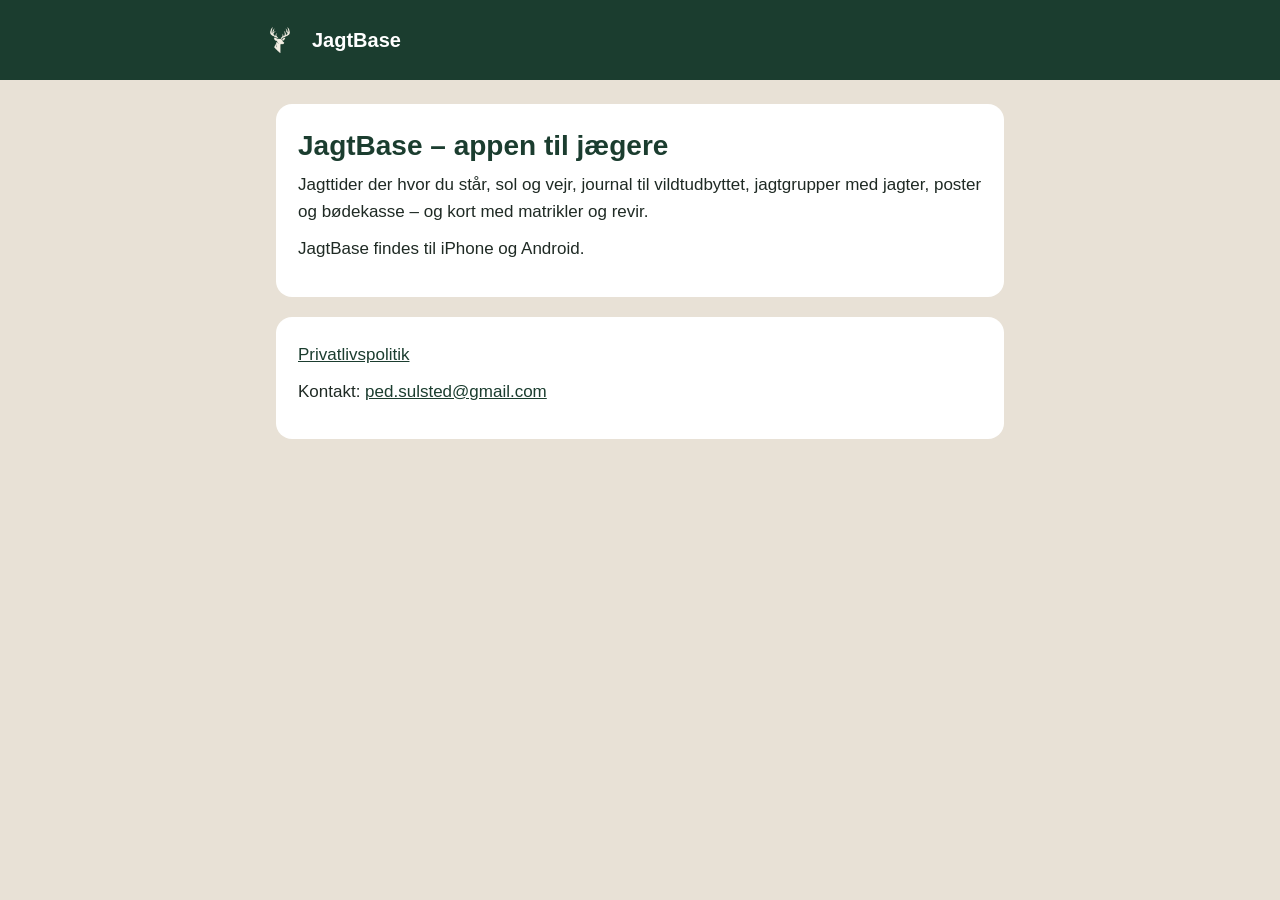
<file: index.html>
<!doctype html>
<html lang="da">
<head>
<meta charset="utf-8">
<meta name="viewport" content="width=device-width, initial-scale=1">
<title>JagtBase</title>
<link rel="icon" href="/favicon.png">
<link rel="stylesheet" href="/style.css">
</head>
<body>
<header><a href="/"><img src="/icon.png" alt="">JagtBase</a></header>
<main>
  <div class="card">
    <h1>JagtBase – appen til jægere</h1>
    <p>Jagttider der hvor du står, sol og vejr, journal til vildtudbyttet, jagtgrupper med jagter, poster og bødekasse – og kort med matrikler og revir.</p>
    <p>JagtBase findes til iPhone og Android.</p>
  </div>
  <div class="card">
    <p><a href="/privatliv/">Privatlivspolitik</a></p>
    <p>Kontakt: <a href="mailto:ped.sulsted@gmail.com">ped.sulsted@gmail.com</a></p>
  </div>
</main>
</body>
</html>
</file>
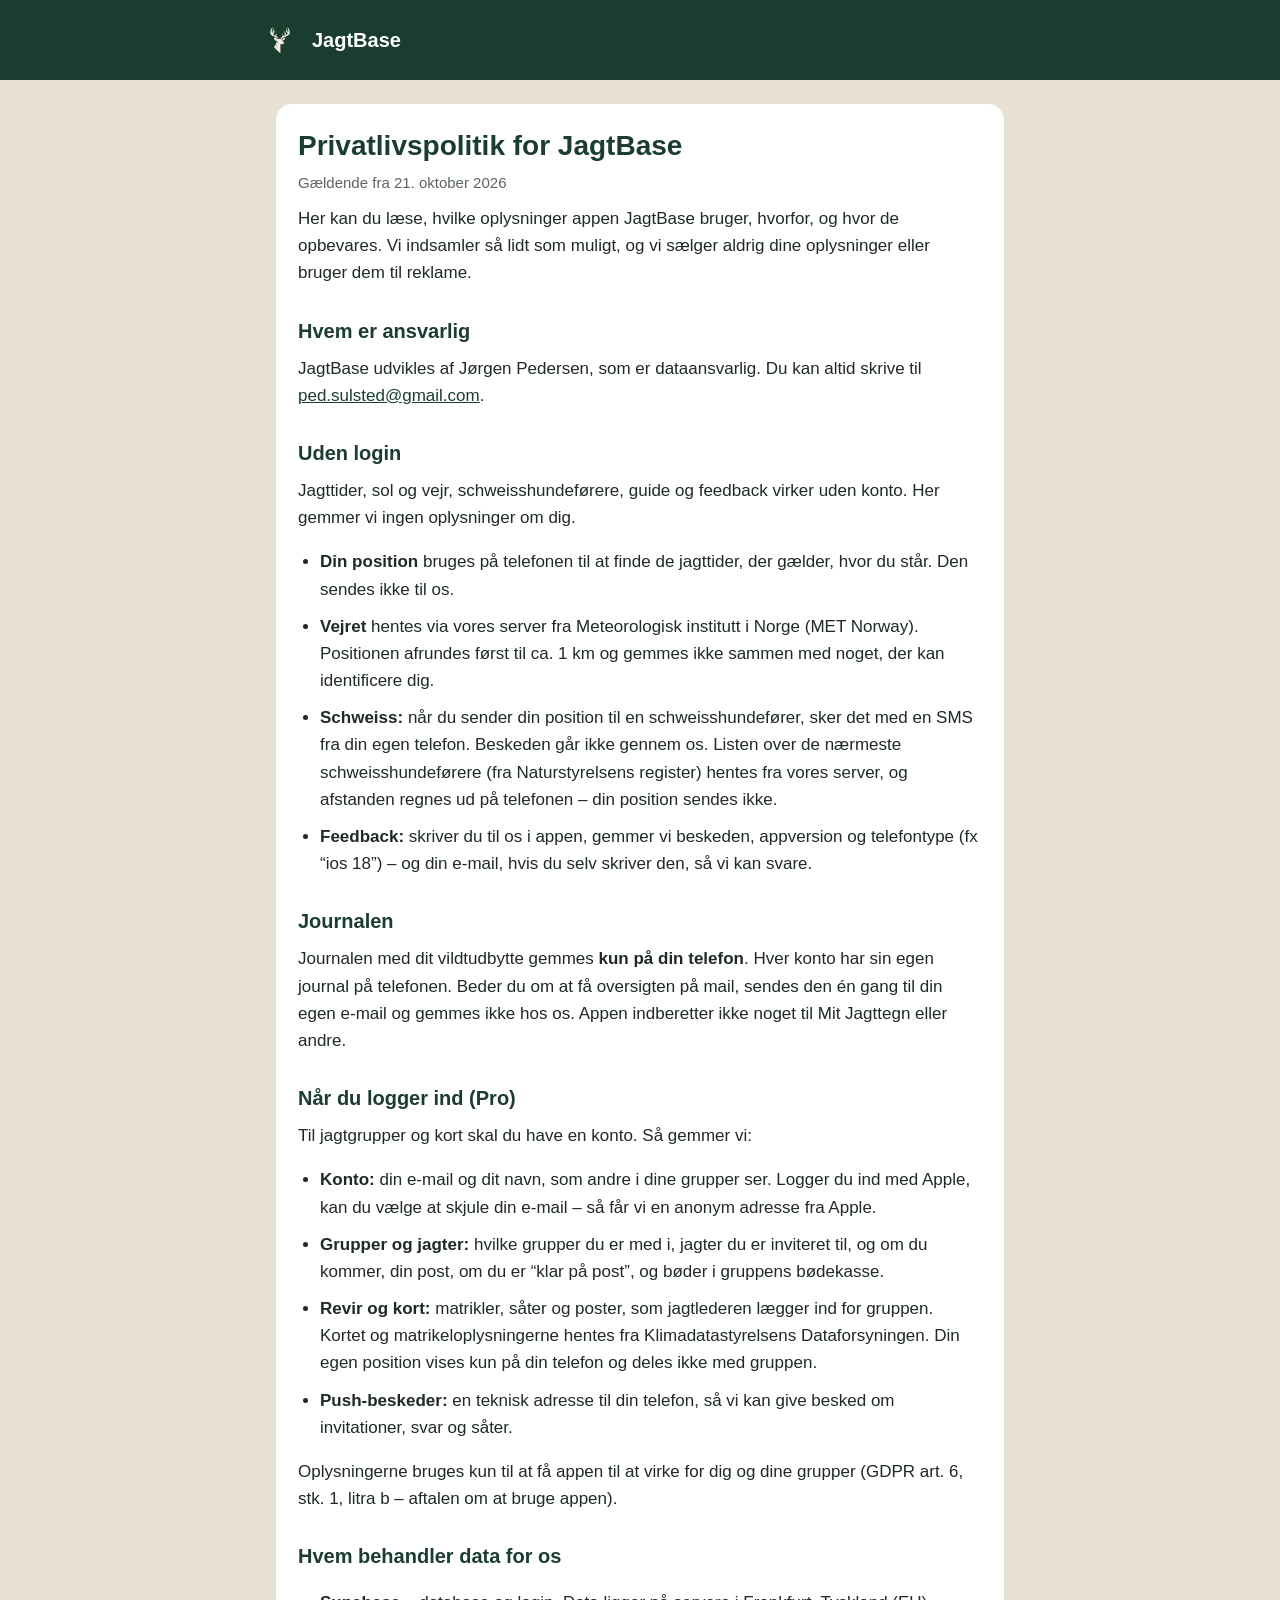
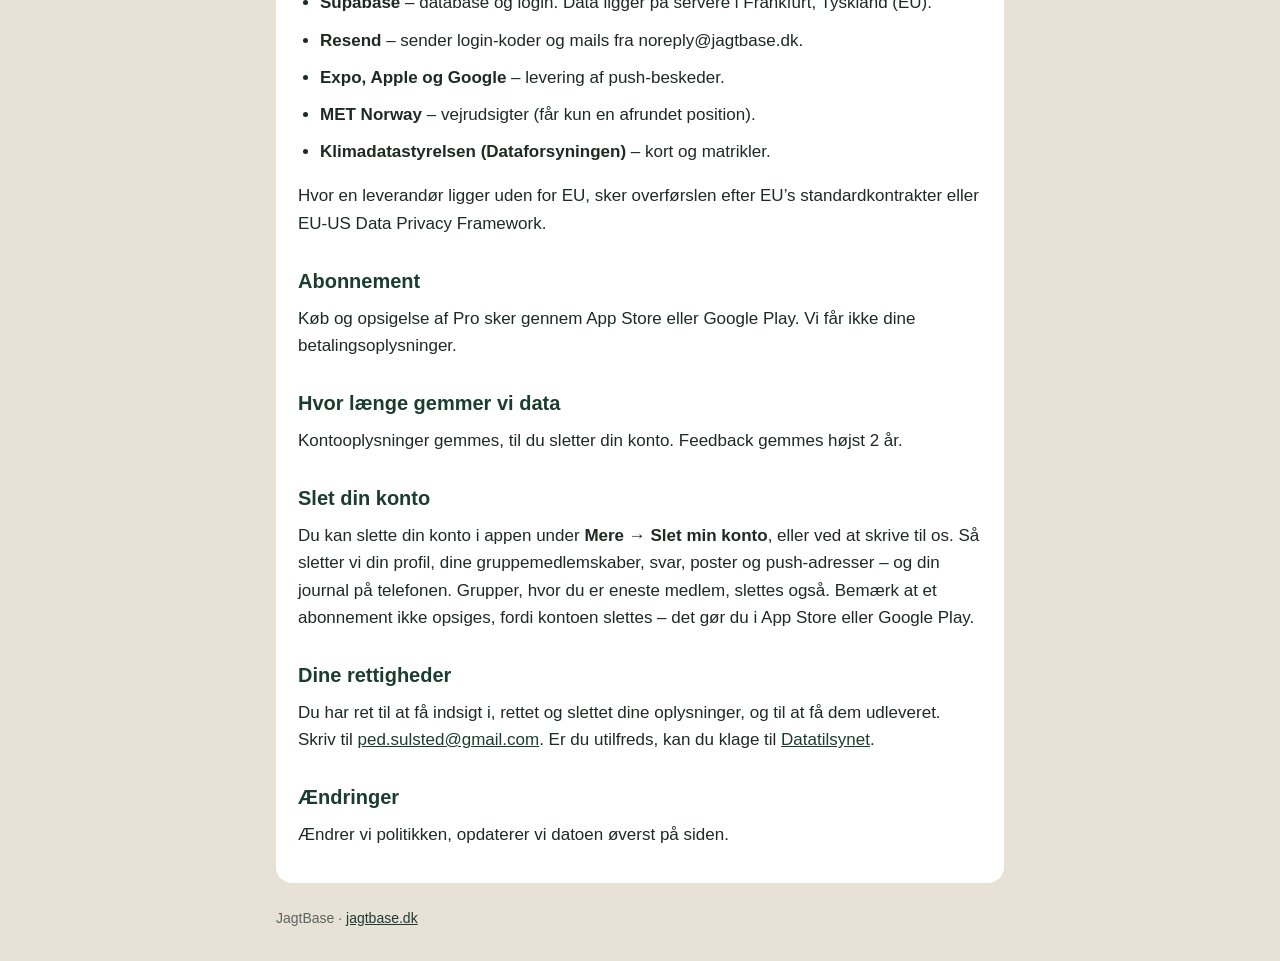
<file: privatliv/index.html>
<!doctype html>
<html lang="da">
<head>
<meta charset="utf-8">
<meta name="viewport" content="width=device-width, initial-scale=1">
<title>Privatlivspolitik – JagtBase</title>
<link rel="icon" href="/favicon.png">
<link rel="stylesheet" href="/style.css">
</head>
<body>
<header><a href="/"><img src="/icon.png" alt="">JagtBase</a></header>
<main>
  <div class="card">
    <h1>Privatlivspolitik for JagtBase</h1>
    <p class="muted">Gældende fra 21. oktober 2026</p>

    <p>Her kan du læse, hvilke oplysninger appen JagtBase bruger, hvorfor, og hvor de opbevares. Vi indsamler så lidt som muligt, og vi sælger aldrig dine oplysninger eller bruger dem til reklame.</p>

    <h2>Hvem er ansvarlig</h2>
    <p>JagtBase udvikles af Jørgen Pedersen, som er dataansvarlig. Du kan altid skrive til <a href="mailto:ped.sulsted@gmail.com">ped.sulsted@gmail.com</a>.</p>

    <h2>Uden login</h2>
    <p>Jagttider, sol og vejr, schweisshundeførere, guide og feedback virker uden konto. Her gemmer vi ingen oplysninger om dig.</p>
    <ul>
      <li><strong>Din position</strong> bruges på telefonen til at finde de jagttider, der gælder, hvor du står. Den sendes ikke til os.</li>
      <li><strong>Vejret</strong> hentes via vores server fra Meteorologisk institutt i Norge (MET Norway). Positionen afrundes først til ca. 1 km og gemmes ikke sammen med noget, der kan identificere dig.</li>
      <li><strong>Schweiss:</strong> når du sender din position til en schweisshundefører, sker det med en SMS fra din egen telefon. Beskeden går ikke gennem os. Listen over de nærmeste schweisshundeførere (fra Naturstyrelsens register) hentes fra vores server, og afstanden regnes ud på telefonen – din position sendes ikke.</li>
      <li><strong>Feedback:</strong> skriver du til os i appen, gemmer vi beskeden, appversion og telefontype (fx “ios 18”) – og din e-mail, hvis du selv skriver den, så vi kan svare.</li>
    </ul>

    <h2>Journalen</h2>
    <p>Journalen med dit vildtudbytte gemmes <strong>kun på din telefon</strong>. Hver konto har sin egen journal på telefonen. Beder du om at få oversigten på mail, sendes den én gang til din egen e-mail og gemmes ikke hos os. Appen indberetter ikke noget til Mit Jagttegn eller andre.</p>

    <h2>Når du logger ind (Pro)</h2>
    <p>Til jagtgrupper og kort skal du have en konto. Så gemmer vi:</p>
    <ul>
      <li><strong>Konto:</strong> din e-mail og dit navn, som andre i dine grupper ser. Logger du ind med Apple, kan du vælge at skjule din e-mail – så får vi en anonym adresse fra Apple.</li>
      <li><strong>Grupper og jagter:</strong> hvilke grupper du er med i, jagter du er inviteret til, og om du kommer, din post, om du er “klar på post”, og bøder i gruppens bødekasse.</li>
      <li><strong>Revir og kort:</strong> matrikler, såter og poster, som jagtlederen lægger ind for gruppen. Kortet og matrikeloplysningerne hentes fra Klimadatastyrelsens Dataforsyningen. Din egen position vises kun på din telefon og deles ikke med gruppen.</li>
      <li><strong>Push-beskeder:</strong> en teknisk adresse til din telefon, så vi kan give besked om invitationer, svar og såter.</li>
    </ul>
    <p>Oplysningerne bruges kun til at få appen til at virke for dig og dine grupper (GDPR art. 6, stk. 1, litra b – aftalen om at bruge appen).</p>

    <h2>Hvem behandler data for os</h2>
    <ul>
      <li><strong>Supabase</strong> – database og login. Data ligger på servere i Frankfurt, Tyskland (EU).</li>
      <li><strong>Resend</strong> – sender login-koder og mails fra noreply@jagtbase.dk.</li>
      <li><strong>Expo, Apple og Google</strong> – levering af push-beskeder.</li>
      <li><strong>MET Norway</strong> – vejrudsigter (får kun en afrundet position).</li>
      <li><strong>Klimadatastyrelsen (Dataforsyningen)</strong> – kort og matrikler.</li>
    </ul>
    <p>Hvor en leverandør ligger uden for EU, sker overførslen efter EU’s standardkontrakter eller EU-US Data Privacy Framework.</p>

    <h2>Abonnement</h2>
    <p>Køb og opsigelse af Pro sker gennem App Store eller Google Play. Vi får ikke dine betalingsoplysninger.</p>

    <h2>Hvor længe gemmer vi data</h2>
    <p>Kontooplysninger gemmes, til du sletter din konto. Feedback gemmes højst 2 år.</p>

    <h2 id="slet-konto">Slet din konto</h2>
    <p>Du kan slette din konto i appen under <strong>Mere → Slet min konto</strong>, eller ved at skrive til os. Så sletter vi din profil, dine gruppemedlemskaber, svar, poster og push-adresser – og din journal på telefonen. Grupper, hvor du er eneste medlem, slettes også. Bemærk at et abonnement ikke opsiges, fordi kontoen slettes – det gør du i App Store eller Google Play.</p>

    <h2>Dine rettigheder</h2>
    <p>Du har ret til at få indsigt i, rettet og slettet dine oplysninger, og til at få dem udleveret. Skriv til <a href="mailto:ped.sulsted@gmail.com">ped.sulsted@gmail.com</a>. Er du utilfreds, kan du klage til <a href="https://www.datatilsynet.dk">Datatilsynet</a>.</p>

    <h2>Ændringer</h2>
    <p>Ændrer vi politikken, opdaterer vi datoen øverst på siden.</p>
  </div>
</main>
<footer>JagtBase · <a href="/">jagtbase.dk</a></footer>
</body>
</html>
</file>
<file: style.css>
:root { --green: #1B3D2F; --sand: #E8E1D6; --card: #fff; --text: #1F2A24; --muted: #5C665F; --accent: #F28C28; }
* { box-sizing: border-box; }
body { margin: 0; background: var(--sand); color: var(--text); font: 17px/1.6 -apple-system, BlinkMacSystemFont, "Segoe UI", Roboto, sans-serif; }
header { background: var(--green); color: #fff; padding: 20px 16px; }
header a { color: #fff; text-decoration: none; display: flex; align-items: center; gap: 12px; max-width: 760px; margin: 0 auto; font-weight: 700; font-size: 20px; }
header img { width: 40px; height: 40px; border-radius: 10px; }
main { max-width: 760px; margin: 24px auto; padding: 0 16px; }
.card { background: var(--card); border-radius: 16px; padding: 24px 22px; margin-bottom: 20px; }
h1 { font-size: 28px; line-height: 1.25; margin: 0 0 8px; color: var(--green); }
h2 { font-size: 20px; margin: 28px 0 8px; color: var(--green); }
p, li { margin: 0 0 10px; }
ul { padding-left: 22px; }
.muted { color: var(--muted); font-size: 15px; }
a { color: var(--green); }
footer { max-width: 760px; margin: 0 auto 32px; padding: 0 16px; color: var(--muted); font-size: 14px; }
</file>
